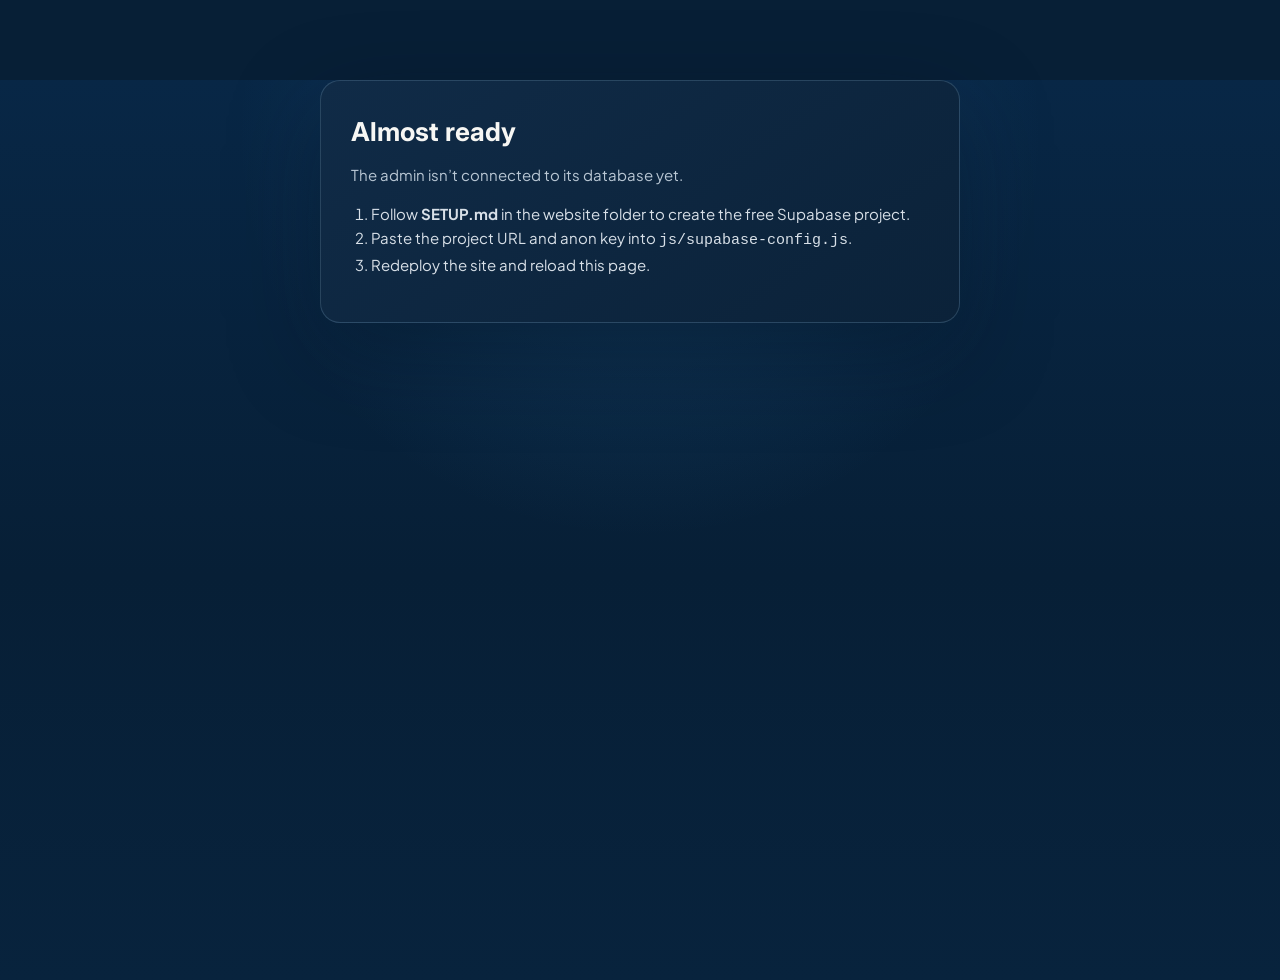
<file: admin/index.html>
<!doctype html>
<html lang="en">
<head>
<meta charset="utf-8">
<meta name="viewport" content="width=device-width,initial-scale=1">
<title>Admin | Voice Work</title>
<meta name="robots" content="noindex,nofollow">
<meta name="theme-color" content="#061b38">
<link rel="icon" href="../assets/favicon-48.png" type="image/png">
<link rel="preconnect" href="https://fonts.googleapis.com">
<link rel="preconnect" href="https://fonts.gstatic.com" crossorigin>
<link href="https://fonts.googleapis.com/css2?family=Inter:wght@400;500;600;700;800&amp;family=Plus+Jakarta+Sans:wght@400;500;600;700&amp;display=swap" rel="stylesheet">
<link rel="stylesheet" href="../css/admin.css">
<script src="../js/supabase-config.js"></script>
<script type="module" src="../js/admin.js"></script>
</head>
<body>

<!-- Not connected to Supabase yet -->
<div id="view-setup" class="card setup-note" hidden>
  <h1>Almost ready</h1>
  <p class="sub" style="color:var(--muted);margin-bottom:14px">The admin isn’t connected to its database yet.</p>
  <ol>
    <li>Follow <b>SETUP.md</b> in the website folder to create the free Supabase project.</li>
    <li>Paste the project URL and anon key into <code>js/supabase-config.js</code>.</li>
    <li>Redeploy the site and reload this page.</li>
  </ol>
</div>

<!-- Loading -->
<div id="view-loading" class="auth-wrap"><p style="color:var(--muted)">Loading…</p></div>

<!-- Sign in -->
<div id="view-login" class="auth-wrap" hidden>
  <div class="auth-inner">
    <img src="../assets/voice-work-logo.webp" alt="Voice Work" width="510" height="170">
    <form id="login-form" class="card auth-card" novalidate>
      <div>
        <h1>Admin sign in</h1>
        <p class="sub">Manage episodes, testimonials and social links.</p>
      </div>
      <div id="login-error" class="alert alert-error" role="alert" hidden></div>
      <div id="login-info" class="alert alert-info" role="status" hidden></div>
      <label class="field">Email
        <input id="login-email" class="input" type="email" autocomplete="username" required placeholder="you@example.com">
      </label>
      <label class="field">Password
        <input id="login-password" class="input" type="password" autocomplete="current-password" required placeholder="••••••••">
      </label>
      <button id="forgot-btn" class="link-btn" type="button">Forgot password?</button>
      <button class="btn btn-primary btn-block" type="submit">Sign in →</button>
    </form>
    <a class="back-link" href="../">← Back to the website</a>
  </div>
</div>

<!-- Set a new password (from the reset email) -->
<div id="view-reset" class="auth-wrap" hidden>
  <div class="auth-inner">
    <img src="../assets/voice-work-logo.webp" alt="Voice Work" width="510" height="170">
    <form id="reset-form" class="card auth-card">
      <div>
        <h1>Choose a new password</h1>
        <p class="sub">At least 8 characters.</p>
      </div>
      <div id="reset-error" class="alert alert-error" role="alert" hidden></div>
      <label class="field">New password
        <input id="reset-password" class="input" type="password" autocomplete="new-password" minlength="8" required>
      </label>
      <button class="btn btn-primary btn-block" type="submit">Save password</button>
    </form>
  </div>
</div>

<!-- Signed in, but not an admin -->
<div id="view-denied" class="auth-wrap" hidden>
  <div class="card auth-card" style="max-width:440px">
    <h1>No admin access</h1>
    <p class="sub">This account isn’t on the admin list. Ask the site owner to add your email in Supabase.</p>
    <button class="btn" type="button" data-action="signout">Sign out</button>
  </div>
</div>

<!-- Dashboard -->
<div id="view-app" class="app" hidden>
  <aside class="sidebar">
    <img src="../assets/voice-work-logo.webp" alt="Voice Work" width="510" height="170">
    <div class="side-label" id="nav-label">CONTENT</div>
    <div role="tablist" aria-labelledby="nav-label" style="display:contents">
      <button class="tab" role="tab" id="tab-episodes" aria-controls="panel-episodes" aria-selected="true" data-tab="episodes"><span>Episodes</span></button>
      <button class="tab" role="tab" id="tab-testimonials" aria-controls="panel-testimonials" aria-selected="false" data-tab="testimonials"><span>Testimonials</span></button>
      <button class="tab" role="tab" id="tab-submissions" aria-controls="panel-submissions" aria-selected="false" data-tab="submissions"><span>Submissions</span><span class="badge" id="sub-badge" hidden>0</span></button>
      <button class="tab" role="tab" id="tab-social" aria-controls="panel-social" aria-selected="false" data-tab="social"><span>Social links</span></button>
    </div>
    <div class="side-spacer"></div>
    <a class="side-link" href="../" target="_blank" rel="noopener">View live site
      <svg width="14" height="14" viewBox="0 0 24 24" fill="none" stroke="currentColor" stroke-width="2" stroke-linecap="round" stroke-linejoin="round" aria-hidden="true"><path d="M7 17 17 7M9 7h8v8"/></svg></a>
    <button class="side-link muted" type="button" data-action="signout">Sign out</button>
  </aside>

  <main class="main">
    <div class="main-inner">

      <!-- EPISODES -->
      <section class="panel" id="panel-episodes" role="tabpanel" aria-labelledby="tab-episodes">
        <header class="panel-head">
          <div>
            <div class="eyebrow">Shows in “The work speaks for itself”</div>
            <h1>Episodes</h1>
            <p>Paste a YouTube link, then add where else people can listen.</p>
          </div>
        </header>

        <form id="ep-form" class="editor" novalidate>
          <div class="editor-grid">
            <div class="editor-col">
              <h2 id="ep-form-title">Add an episode</h2>
              <div id="ep-error" class="alert alert-error" role="alert" hidden></div>
              <label class="field">YouTube link
                <input id="ep-youtube" class="input" type="url" required placeholder="https://www.youtube.com/watch?v=…">
              </label>
              <label class="field">Episode title <span class="hint">Filled in from YouTube when possible. Edit if needed.</span>
                <input id="ep-title" class="input" type="text" required maxlength="200">
              </label>
              <div class="field" role="group" aria-labelledby="ep-links-label">
                <span id="ep-links-label">Also available on</span>
                <div class="link-row"><span class="label-fixed">Spotify</span><input id="ep-spotify" class="input" type="url" aria-label="Spotify link" placeholder="https://open.spotify.com/episode/…"></div>
                <div class="link-row"><span class="label-fixed">Apple Podcasts</span><input id="ep-apple" class="input" type="url" aria-label="Apple Podcasts link" placeholder="https://podcasts.apple.com/…"></div>
                <div id="ep-extra" style="display:flex;flex-direction:column;gap:10px"></div>
                <button id="ep-add-link" class="btn btn-dashed btn-sm" type="button" style="align-self:flex-start">+ Add another link (Amazon Music, TikTok, Instagram…)</button>
              </div>
            </div>
            <div class="editor-col">
              <span class="field" style="margin:0">Preview on the website</span>
              <div class="preview" aria-hidden="true">
                <div class="preview-thumb" id="ep-prev-thumb"><span class="empty">Paste a YouTube link to see the thumbnail</span></div>
                <div class="preview-body">
                  <div class="preview-title" id="ep-prev-title">Episode title</div>
                  <div class="preview-chips" id="ep-prev-chips"></div>
                </div>
              </div>
              <label class="check"><input id="ep-visible" type="checkbox" checked> Show on website</label>
              <div class="actions" style="margin-top:auto">
                <button class="btn btn-primary" type="submit" id="ep-save">Save episode</button>
                <button class="btn" type="button" id="ep-cancel">Clear</button>
              </div>
            </div>
          </div>
        </form>

        <section class="list" aria-labelledby="ep-list-title">
          <h2 id="ep-list-title">On the website <span>· use the arrows to reorder</span></h2>
          <div id="ep-list" class="list"></div>
        </section>
      </section>

      <!-- TESTIMONIALS -->
      <section class="panel" id="panel-testimonials" role="tabpanel" aria-labelledby="tab-testimonials" hidden>
        <header class="panel-head">
          <div>
            <div class="eyebrow">Shows in “Client testimonials”</div>
            <h1>Testimonials</h1>
            <p>Add one by hand, or approve ones clients send through your share link.</p>
          </div>
          <button class="btn btn-primary" type="button" id="t-new">+ Add testimonial</button>
        </header>

        <div class="share-box">
          <span style="font:600 14px var(--display)">Your share link</span>
          <code id="share-url"></code>
          <button class="btn btn-sm" type="button" id="copy-share">Copy link</button>
        </div>

        <form id="t-form" class="editor" hidden novalidate>
          <div class="editor-col">
            <h2 id="t-form-title">Add a testimonial</h2>
            <div id="t-error" class="alert alert-error" role="alert" hidden></div>
            <div class="grid-2">
              <label class="field">Name
                <input id="t-name" class="input" type="text" required maxlength="100">
              </label>
              <label class="field">Role and show or business
                <input id="t-role" class="input" type="text" maxlength="150" placeholder="e.g. Host of The British English Podcast">
              </label>
            </div>
            <label class="field">Headline <span class="hint">The short bold line at the top of the card.</span>
              <input id="t-headline" class="input" type="text" maxlength="120">
            </label>
            <label class="field">Testimonial
              <textarea id="t-body" class="textarea" required maxlength="2000"></textarea>
            </label>
            <div class="grid-2">
              <label class="field">Rating
                <select id="t-rating" class="input select">
                  <option value="5">★★★★★ 5</option><option value="4">★★★★ 4</option><option value="3">★★★ 3</option><option value="2">★★ 2</option><option value="1">★ 1</option>
                </select>
              </label>
              <label class="field">Status
                <select id="t-status" class="input select">
                  <option value="published">Live on website</option>
                  <option value="hidden">Hidden</option>
                </select>
              </label>
            </div>
            <p id="t-email-note" class="sub-meta" hidden></p>
            <div class="actions">
              <button class="btn btn-primary" type="submit">Save testimonial</button>
              <button class="btn" type="button" id="t-cancel">Cancel</button>
            </div>
          </div>
        </form>

        <div id="t-list" class="list"></div>
      </section>

      <!-- SUBMISSIONS -->
      <section class="panel" id="panel-submissions" role="tabpanel" aria-labelledby="tab-submissions" hidden>
        <header class="panel-head">
          <div>
            <div class="eyebrow">From your share link</div>
            <h1>Submissions</h1>
            <p>Nothing goes live until you approve it. You can tidy the wording first.</p>
          </div>
        </header>
        <div id="s-list" class="list"></div>
      </section>

      <!-- SOCIAL -->
      <section class="panel" id="panel-social" role="tabpanel" aria-labelledby="tab-social" hidden>
        <header class="panel-head">
          <div>
            <div class="eyebrow">Shows in the footer</div>
            <h1>Social links</h1>
            <p>Leave a field empty to hide that icon.</p>
          </div>
        </header>
        <form id="social-form" class="social-form" novalidate>
          <div id="social-fields" style="display:flex;flex-direction:column;gap:14px"></div>
          <div id="social-error" class="alert alert-error" role="alert" hidden></div>
          <button class="btn btn-primary" type="submit" style="align-self:flex-start;margin-top:6px">Save links</button>
        </form>
      </section>

    </div>
  </main>
</div>

<div id="toast" class="toast" role="status" aria-live="polite" hidden></div>
</body>
</html>
</file>
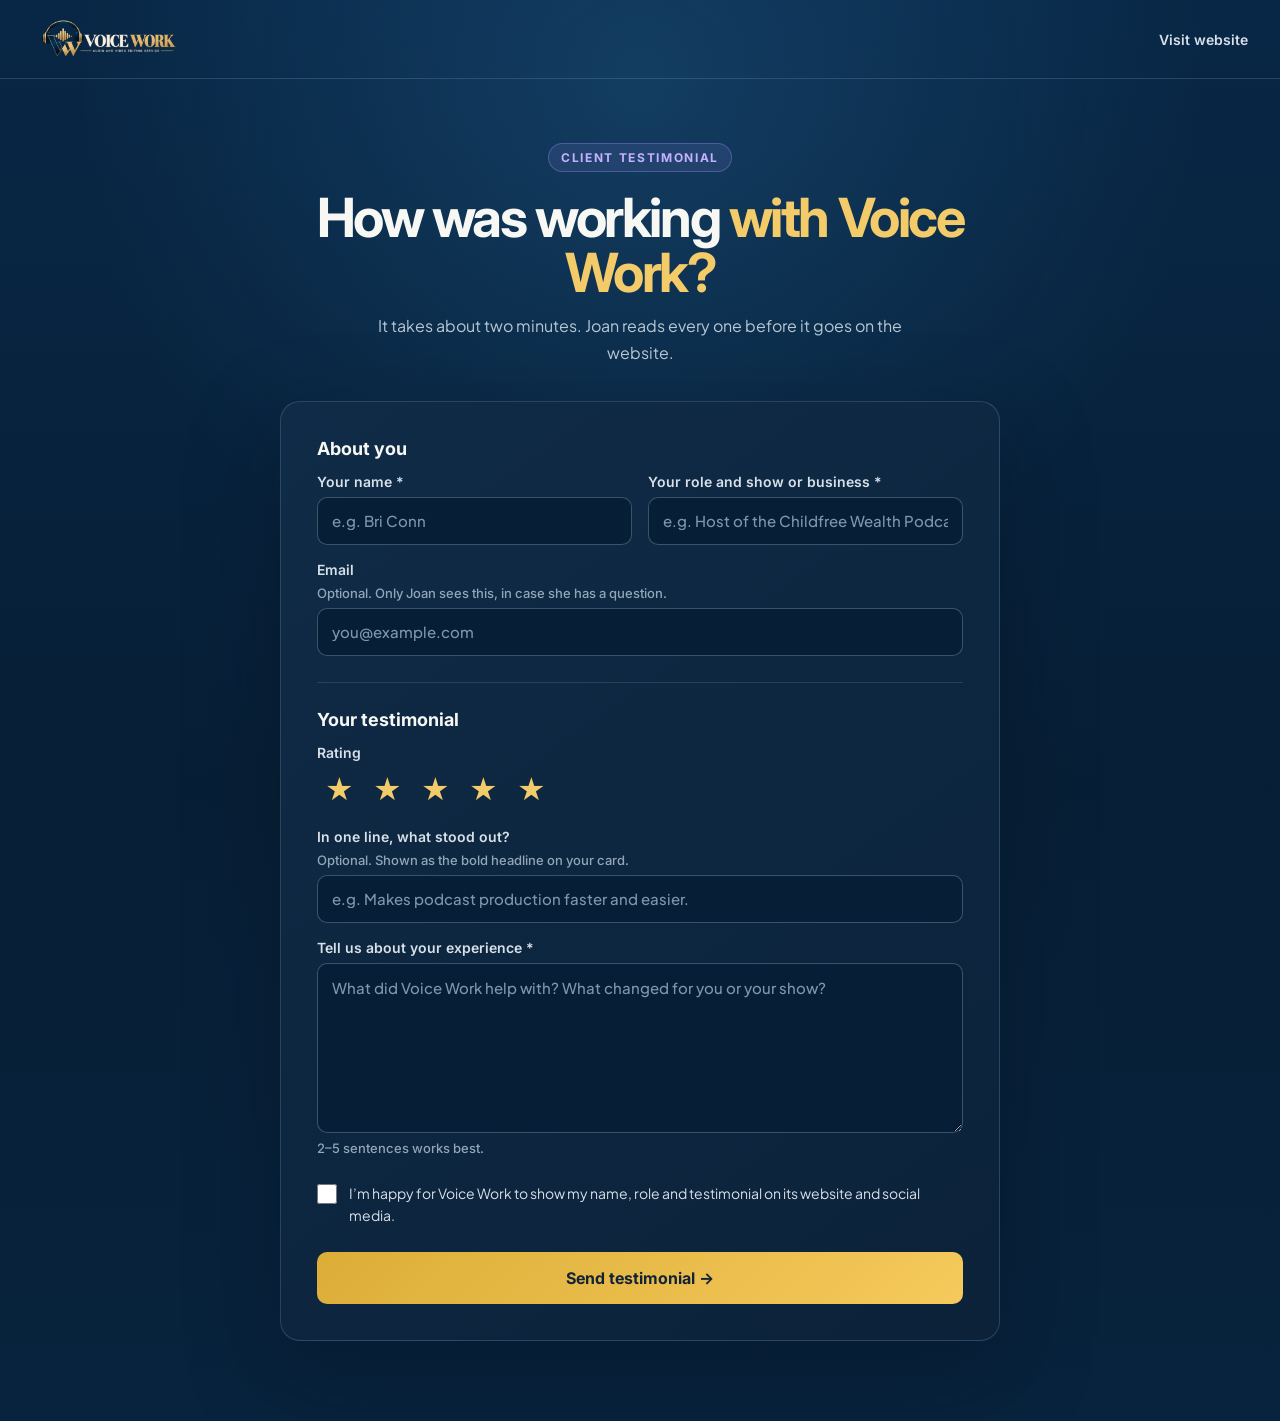
<file: share/index.html>
<!doctype html>
<html lang="en">
<head>
<meta charset="utf-8">
<meta name="viewport" content="width=device-width,initial-scale=1">
<title>Share your experience | Voice Work</title>
<meta name="description" content="Worked with Voice Work? Share a short testimonial about your experience.">
<meta name="robots" content="noindex,follow">
<meta name="theme-color" content="#061b38">
<link rel="icon" href="../assets/favicon-48.png" type="image/png">
<meta property="og:title" content="How was working with Voice Work?">
<meta property="og:description" content="Share a short testimonial. It takes about two minutes.">
<meta property="og:image" content="https://voiceworkvideoandaudio.vercel.app/assets/og-image-v2.jpg">
<link rel="preconnect" href="https://fonts.googleapis.com">
<link rel="preconnect" href="https://fonts.gstatic.com" crossorigin>
<link href="https://fonts.googleapis.com/css2?family=Inter:wght@400;500;600;700;800&amp;family=Plus+Jakarta+Sans:wght@400;500;600;700&amp;display=swap" rel="stylesheet">
<link rel="stylesheet" href="../css/admin.css">
<script src="../js/supabase-config.js"></script>
<script type="module" src="../js/share.js"></script>
</head>
<body>
<nav class="share-nav" aria-label="Voice Work">
  <a href="../" aria-label="Voice Work home"><img src="../assets/voice-work-logo.webp" alt="Voice Work" width="510" height="170"></a>
  <a class="plain" href="../">Visit website</a>
</nav>

<main class="share-main">
  <div id="share-form-wrap">
    <header class="share-header">
      <span class="pill">CLIENT TESTIMONIAL</span>
      <h1>How was working <span>with Voice Work?</span></h1>
      <p>It takes about two minutes. Joan reads every one before it goes on the website.</p>
    </header>

    <form id="share-form" class="card share-form" novalidate>
      <div id="share-error" class="alert alert-error" role="alert" hidden></div>

      <fieldset>
        <legend>About you</legend>
        <div class="grid-2">
          <label class="field">Your name *
            <input id="s-name" class="input" name="name" type="text" required maxlength="100" autocomplete="name" placeholder="e.g. Bri Conn">
          </label>
          <label class="field">Your role and show or business *
            <input id="s-role" class="input" name="role" type="text" required maxlength="150" placeholder="e.g. Host of the Childfree Wealth Podcast">
          </label>
        </div>
        <label class="field">Email <span class="hint">Optional. Only Joan sees this, in case she has a question.</span>
          <input id="s-email" class="input" name="email" type="email" maxlength="200" autocomplete="email" placeholder="you@example.com">
        </label>
      </fieldset>

      <hr class="divider">

      <fieldset>
        <legend>Your testimonial</legend>
        <div class="field" role="radiogroup" aria-labelledby="rating-label">
          <span id="rating-label">Rating</span>
          <div class="rating" id="rating">
            <label><input type="radio" name="rating" value="1"><span aria-hidden="true">★</span><span class="visually-hidden">1 star</span></label>
            <label><input type="radio" name="rating" value="2"><span aria-hidden="true">★</span><span class="visually-hidden">2 stars</span></label>
            <label><input type="radio" name="rating" value="3"><span aria-hidden="true">★</span><span class="visually-hidden">3 stars</span></label>
            <label><input type="radio" name="rating" value="4"><span aria-hidden="true">★</span><span class="visually-hidden">4 stars</span></label>
            <label><input type="radio" name="rating" value="5" checked><span aria-hidden="true">★</span><span class="visually-hidden">5 stars</span></label>
          </div>
        </div>
        <label class="field">In one line, what stood out? <span class="hint">Optional. Shown as the bold headline on your card.</span>
          <input id="s-headline" class="input" name="headline" type="text" maxlength="120" placeholder="e.g. Makes podcast production faster and easier.">
        </label>
        <label class="field">Tell us about your experience *
          <textarea id="s-body" class="textarea" name="body" required maxlength="2000" rows="6" placeholder="What did Voice Work help with? What changed for you or your show?"></textarea>
          <span class="hint">2–5 sentences works best.</span>
        </label>
        <!-- Spam trap: people never see this field; bots fill it in. -->
        <div class="hp" aria-hidden="true">
          <label>Leave this empty <input type="text" name="company_website" tabindex="-1" autocomplete="off"></label>
        </div>
      </fieldset>

      <label class="check">
        <input id="s-consent" type="checkbox" required>
        <span>I’m happy for Voice Work to show my name, role and testimonial on its website and social media.</span>
      </label>

      <button class="btn btn-primary btn-block" type="submit" id="s-submit">Send testimonial →</button>
    </form>
  </div>

  <div id="share-thanks" class="card thanks" hidden tabindex="-1">
    <div class="tick"><svg width="28" height="28" viewBox="0 0 24 24" fill="none" stroke="#7ee0bd" stroke-width="2.2" stroke-linecap="round" stroke-linejoin="round" aria-hidden="true"><path d="m5 12 5 5 9-10"/></svg></div>
    <h1>Thank you!</h1>
    <p>Joan will read it and let you know when it’s on the website.</p>
    <a class="btn" href="../">Back to the website</a>
  </div>
</main>
</body>
</html>
</file>
<file: css/admin.css>
/* Voice Work — styles for /admin and /share (matches the homepage brand). */
:root {
  --bg: #071f36;
  --bg-deep: #061a2d;
  --panel: #0d2944;
  --panel-2: #11395b;
  --text: #f7f7f4;
  --soft: #d8e0e8;
  --muted: #b9c7d4;
  --muted-2: #91a6b8;
  --gold: #f4cb69;
  --violet: #c4b2ff;
  --green: #7ee0bd;
  --pink: #ffc2d3;
  --line: rgba(190, 220, 240, .16);
  --line-2: rgba(190, 220, 240, .28);
  --display: "Inter", system-ui, -apple-system, "Segoe UI", sans-serif;
  --body: "Plus Jakarta Sans", system-ui, -apple-system, "Segoe UI", sans-serif;
}

*, *::before, *::after { box-sizing: border-box; }
html { background: var(--bg); }
body {
  margin: 0;
  min-height: 100vh;
  color: var(--text);
  font-family: var(--body);
  font-size: 15px;
  line-height: 1.6;
  background:
    radial-gradient(circle at 50% 6%, rgba(62,151,213,.20), transparent 38%),
    linear-gradient(180deg, #082746, #071f36 55%, #08233d);
}
a { color: var(--gold); }
a:hover { color: #ffe09a; }
img { max-width: 100%; }
[hidden] { display: none !important; }
h1, h2, h3 { font-family: var(--display); margin: 0; }
p { margin: 0; }

:focus-visible { outline: 2px solid var(--gold); outline-offset: 3px; }

.visually-hidden {
  position: absolute !important; width: 1px; height: 1px; padding: 0; margin: -1px;
  overflow: hidden; clip: rect(0 0 0 0); white-space: nowrap; border: 0;
}

/* ---------- Form controls ---------- */
.field { display: flex; flex-direction: column; gap: 7px; font: 600 14px var(--display); color: var(--soft); }
.field .hint { font-weight: 500; color: var(--muted-2); font-size: 13px; }
.input, .textarea, .select {
  width: 100%;
  min-height: 48px;
  padding: 0 14px;
  border: 1px solid var(--line-2);
  border-radius: 10px;
  background: var(--bg);
  color: var(--text);
  font: 500 15px var(--body);
}
.textarea { padding: 12px 14px; line-height: 1.6; resize: vertical; min-height: 140px; }
.input::placeholder, .textarea::placeholder { color: #7f97ab; }
.input:focus, .textarea:focus, .select:focus { outline: none; border-color: var(--gold); box-shadow: 0 0 0 3px rgba(244,203,105,.18); }
.check { display: flex; gap: 12px; align-items: flex-start; font-size: 14px; line-height: 1.6; color: var(--soft); }
.check input { flex: 0 0 20px; width: 20px; height: 20px; margin: 2px 0 0; accent-color: var(--gold); }
.grid-2 { display: grid; grid-template-columns: repeat(auto-fit, minmax(230px, 1fr)); gap: 16px; }

/* ---------- Buttons ---------- */
.btn {
  display: inline-flex; align-items: center; justify-content: center; gap: 8px;
  min-height: 46px; padding: 0 18px;
  border: 1px solid var(--line-2); border-radius: 10px;
  background: transparent; color: var(--text);
  font: 600 15px var(--display); text-decoration: none; cursor: pointer;
  transition: transform .15s ease, filter .15s ease, background .15s ease;
}
.btn:hover { background: rgba(255,255,255,.05); color: var(--text); }
.btn:disabled { opacity: .55; cursor: progress; }
.btn-primary { border: 0; background: linear-gradient(135deg, #dcae38, #f5c95b); color: #122338; font-weight: 700; }
.btn-primary:hover { background: linear-gradient(135deg, #dcae38, #f5c95b); color: #122338; filter: brightness(1.05); transform: translateY(-1px); }
.btn-dashed { border-style: dashed; border-color: rgba(190,220,240,.35); color: var(--soft); }
.btn-sm { min-height: 44px; padding: 0 14px; font-size: 14px; }
.btn-icon { width: 44px; min-height: 44px; padding: 0; color: var(--muted); }
.btn-danger:hover { border-color: rgba(255,137,170,.5); color: var(--pink); }
.btn-block { width: 100%; min-height: 52px; font-size: 16px; }

/* ---------- Misc ---------- */
.eyebrow { font: 700 12px var(--display); letter-spacing: .14em; color: var(--violet); text-transform: uppercase; }
.pill {
  display: inline-block; padding: 6px 12px; border: 1px solid rgba(167,139,250,.34); border-radius: 999px;
  background: rgba(167,139,250,.12); color: var(--violet); font: 700 12px var(--display); letter-spacing: .14em;
}
.chip { display: inline-flex; align-items: center; padding: 6px 11px; border-radius: 999px; font: 700 12px var(--display); white-space: nowrap; }
.chip-live { background: rgba(105,209,173,.14); color: var(--green); }
.chip-hidden { background: rgba(190,220,240,.1); color: var(--muted); }
.chip-pending { background: rgba(244,203,105,.14); color: var(--gold); }
.alert { padding: 12px 14px; border-radius: 10px; font-size: 14px; }
.alert-error { background: rgba(255,137,170,.12); border: 1px solid rgba(255,137,170,.4); color: var(--pink); }
.alert-info { background: rgba(105,188,235,.10); border: 1px solid rgba(105,188,235,.35); color: #cfe9f8; }
.card {
  border: 1px solid rgba(142,186,216,.22); border-radius: 20px;
  background: linear-gradient(145deg, #102b47, #0b2239);
  box-shadow: 0 30px 90px rgba(2,15,28,.34);
}
.divider { height: 1px; background: rgba(190,220,240,.14); border: 0; margin: 0; }
.stars { color: var(--gold); letter-spacing: 2px; }

/* Toast */
.toast {
  position: fixed; left: 50%; bottom: 24px; z-index: 50; transform: translateX(-50%);
  padding: 12px 18px; border-radius: 12px; background: #0f3354; border: 1px solid var(--line-2);
  box-shadow: 0 14px 40px rgba(0,0,0,.35); font: 600 14px var(--display);
}
.toast.is-error { border-color: rgba(255,137,170,.5); color: var(--pink); }

/* ---------- Auth screens (/admin) ---------- */
.auth-wrap { min-height: 100vh; padding: 48px 20px; display: flex; align-items: center; justify-content: center; }
.auth-inner { width: 100%; max-width: 420px; display: flex; flex-direction: column; align-items: center; gap: 26px; }
.auth-inner > img { width: 190px; height: auto; }
.auth-card { width: 100%; padding: 34px 30px 30px; display: flex; flex-direction: column; gap: 18px; }
.auth-card h1 { font-size: 28px; line-height: 1.1; letter-spacing: -.03em; margin-bottom: 6px; }
.auth-card .sub { color: var(--muted); }
.link-btn { align-self: flex-end; margin-top: -6px; padding: 6px 0; border: 0; background: none; color: var(--gold); font: 600 14px var(--display); cursor: pointer; }
.back-link { font: 600 14px var(--display); text-decoration: none; color: var(--muted); }

/* ---------- Dashboard ---------- */
.app { display: flex; flex-wrap: wrap; min-height: 100vh; }
.sidebar {
  flex: 1 1 240px; max-width: 260px; min-width: 220px; padding: 28px 18px;
  border-right: 1px solid var(--line); background: var(--bg-deep);
  display: flex; flex-direction: column; gap: 6px;
}
.sidebar > img { width: 150px; height: auto; margin: 0 8px 26px; }
.side-label { font: 700 11px var(--display); letter-spacing: .14em; color: var(--muted-2); padding: 0 10px 8px; }
.tab {
  display: flex; align-items: center; justify-content: space-between; gap: 10px;
  width: 100%; min-height: 44px; padding: 0 12px; border: 0; border-radius: 10px;
  background: transparent; color: var(--soft); font: 600 15px var(--display); text-align: left; cursor: pointer;
}
.tab:hover { background: rgba(255,255,255,.04); }
.tab[aria-selected="true"] { background: rgba(244,203,105,.12); color: var(--gold); }
.badge {
  min-width: 22px; height: 22px; padding: 0 7px; border-radius: 999px; background: var(--gold); color: #122338;
  font: 800 12px var(--display); display: inline-flex; align-items: center; justify-content: center;
}
.side-spacer { flex: 1; }
.side-link {
  display: flex; align-items: center; gap: 8px; min-height: 44px; padding: 0 12px; border: 0; border-radius: 10px;
  background: none; font: 600 14px var(--display); text-decoration: none; text-align: left; cursor: pointer;
}
.side-link.muted { color: var(--muted); }
.main { flex: 999 1 640px; min-width: 0; padding: 36px clamp(16px, 4vw, 56px) 80px; }
.main-inner { max-width: 1040px; margin: 0 auto; display: flex; flex-direction: column; gap: 26px; }
.panel-head { display: flex; flex-wrap: wrap; align-items: flex-end; justify-content: space-between; gap: 16px; }
.panel-head h1 { margin: 8px 0 4px; font-size: clamp(32px, 4vw, 40px); line-height: 1.05; letter-spacing: -.035em; }
.panel-head p { color: var(--muted); }
.panel { display: flex; flex-direction: column; gap: 22px; }

.editor {
  padding: 26px; border: 1px solid rgba(244,203,105,.35); border-radius: 18px;
  background: linear-gradient(145deg, var(--panel-2), #0b2744);
}
.editor-grid { display: grid; grid-template-columns: repeat(auto-fit, minmax(280px, 1fr)); gap: 26px; }
.editor-col { display: flex; flex-direction: column; gap: 16px; }
.editor h2 { font-size: 19px; }
.link-row { display: flex; gap: 8px; align-items: center; }
.link-row .label-fixed {
  flex: 0 0 132px; min-height: 48px; padding: 0 12px; display: flex; align-items: center;
  border: 1px solid rgba(190,220,240,.2); border-radius: 10px; background: rgba(255,255,255,.04); font: 600 14px var(--display);
}
.link-row .label-input { flex: 0 0 132px; }
.link-row .input { flex: 1; min-width: 0; }
.actions { display: flex; gap: 10px; flex-wrap: wrap; }

.preview { border: 1px solid rgba(255,255,255,.12); border-radius: 15px; overflow: hidden; background: #0b2945; }
.preview-thumb { position: relative; aspect-ratio: 16 / 9; display: grid; place-items: center; background: linear-gradient(135deg, #1d4a70, #0e2c49 60%, #2a2341); }
.preview-thumb img { position: absolute; inset: 0; width: 100%; height: 100%; object-fit: cover; }
.preview-thumb .yt { position: absolute; left: 12px; top: 12px; z-index: 1; padding: 4px 9px; border-radius: 6px; background: rgba(0,0,0,.6); font: 700 12px var(--display); }
.preview-thumb .empty { color: var(--muted); font-size: 14px; padding: 0 20px; text-align: center; }
.preview-body { padding: 14px 16px 16px; }
.preview-title { font: 700 16px/1.3 var(--display); }
.preview-chips { display: flex; flex-wrap: wrap; gap: 8px; margin-top: 12px; }
.preview-chips span { padding: 5px 10px; border-radius: 999px; border: 1px solid rgba(190,220,240,.22); font: 600 12px var(--display); color: var(--soft); }

.list { display: flex; flex-direction: column; gap: 10px; }
.list h2 { font-size: 19px; }
.list h2 span { color: var(--muted-2); font-weight: 500; }
.row {
  display: flex; align-items: center; gap: 16px; padding: 14px 16px; flex-wrap: wrap;
  border: 1px solid var(--line); border-radius: 14px; background: var(--panel);
}
.row-thumb { flex: 0 0 112px; aspect-ratio: 16 / 9; border-radius: 8px; overflow: hidden; background: linear-gradient(135deg, #1d4a70, #2a2341); }
.row-thumb img { width: 100%; height: 100%; object-fit: cover; display: block; }
.row-avatar { flex: 0 0 44px; height: 44px; border-radius: 50%; background: #1d4a70; display: grid; place-items: center; font: 700 15px var(--display); color: var(--gold); }
.row-main { flex: 1 1 240px; min-width: 0; }
.row-title { font: 700 15px/1.35 var(--display); }
.row-title span { font-weight: 500; color: var(--muted-2); }
.row-sub { margin-top: 4px; color: var(--muted); font-size: 13px; }
.row-quote { margin-top: 5px; color: var(--soft); font-size: 14px; }
.row-actions { display: flex; gap: 6px; flex-wrap: wrap; }
.empty-state { padding: 26px; border: 1px dashed var(--line-2); border-radius: 14px; color: var(--muted); text-align: center; }

.share-box { display: flex; align-items: center; gap: 12px; padding: 14px 16px; flex-wrap: wrap; border: 1px solid var(--line); border-radius: 14px; background: var(--panel); }
.share-box code { flex: 1 1 260px; padding: 10px 12px; border-radius: 8px; background: var(--bg); color: var(--gold); font-size: 14px; overflow-wrap: anywhere; }

.sub-card { padding: 22px; border: 1px solid rgba(244,203,105,.3); border-radius: 16px; background: var(--panel); display: flex; flex-direction: column; gap: 12px; }
.sub-top { display: flex; justify-content: space-between; gap: 12px; flex-wrap: wrap; }
.sub-card p { color: var(--soft); line-height: 1.7; white-space: pre-line; }
.sub-meta { color: var(--muted-2); font-size: 13px; }

.social-form { padding: 24px; border: 1px solid var(--line); border-radius: 16px; background: var(--panel); display: flex; flex-direction: column; gap: 14px; }
.social-row { display: grid; grid-template-columns: minmax(110px, 160px) minmax(0, 1fr); gap: 12px; align-items: center; font: 600 14px var(--display); color: var(--soft); }

.setup-note { max-width: 640px; margin: 80px auto; padding: 30px; }
.setup-note h1 { font-size: 26px; margin-bottom: 10px; }
.setup-note ol { color: var(--soft); padding-left: 20px; }

@media (max-width: 720px) {
  .sidebar { max-width: none; flex-basis: 100%; flex-direction: row; flex-wrap: wrap; align-items: center; padding: 14px; border-right: 0; border-bottom: 1px solid var(--line); }
  .sidebar > img { flex: 0 0 auto; width: 120px; margin: 0 4px 6px; }
  /* the label becomes an invisible line break under the logo */
  .side-label { flex: 0 0 100%; height: 0; padding: 0; overflow: hidden; font-size: 0; }
  .side-spacer { display: none; }
  .tab, .side-link { width: auto; flex: 1 1 auto; }
  .link-row { flex-wrap: wrap; }
  .link-row .label-fixed, .link-row .label-input { flex-basis: 100%; }
  .social-row { grid-template-columns: 1fr; }
}

/* ---------- Public /share page ---------- */
.share-nav { display: flex; align-items: center; justify-content: space-between; gap: 16px; padding: 14px clamp(16px, 4vw, 32px); border-bottom: 1px solid var(--line); }
.share-nav img { width: 150px; height: auto; display: block; }
.share-nav a.plain { font: 600 14px var(--display); text-decoration: none; color: var(--soft); }
.share-main { max-width: 760px; margin: 0 auto; padding: 64px 20px 80px; }
.share-header { text-align: center; margin-bottom: 34px; }
.share-header h1 { margin: 18px 0 12px; font-size: clamp(36px, 5vw, 54px); line-height: 1.02; letter-spacing: -.045em; }
.share-header h1 span { color: var(--gold); }
.share-header p { max-width: 560px; margin: 0 auto; color: var(--muted); font-size: 16px; line-height: 1.7; }
.share-form { padding: clamp(22px, 4vw, 36px); display: flex; flex-direction: column; gap: 26px; }
.share-form fieldset { border: 0; margin: 0; padding: 0; display: flex; flex-direction: column; gap: 16px; min-width: 0; }
.share-form legend { padding: 0; margin-bottom: 14px; font: 700 18px var(--display); }
.rating { display: flex; gap: 4px; }
.rating label { cursor: pointer; }
.rating input { position: absolute; opacity: 0; width: 1px; height: 1px; }
.rating span[aria-hidden] { display: grid; place-items: center; width: 44px; height: 44px; border-radius: 8px; font-size: 28px; line-height: 1; color: #3d5a73; }
.rating span[aria-hidden].on { color: var(--gold); }
.rating input:focus-visible + span { outline: 2px solid var(--gold); outline-offset: 2px; }
.hp { position: absolute; left: -9999px; width: 1px; height: 1px; overflow: hidden; }
.thanks { margin-top: 40px; padding: 48px 28px; text-align: center; }
.thanks .tick { width: 64px; height: 64px; margin: 0 auto 18px; border-radius: 50%; background: rgba(105,209,173,.14); display: grid; place-items: center; }
.thanks h1 { font-size: 36px; letter-spacing: -.035em; margin-bottom: 10px; }
.thanks p { max-width: 460px; margin: 0 auto 26px; color: var(--muted); font-size: 16px; line-height: 1.7; }
</file>
